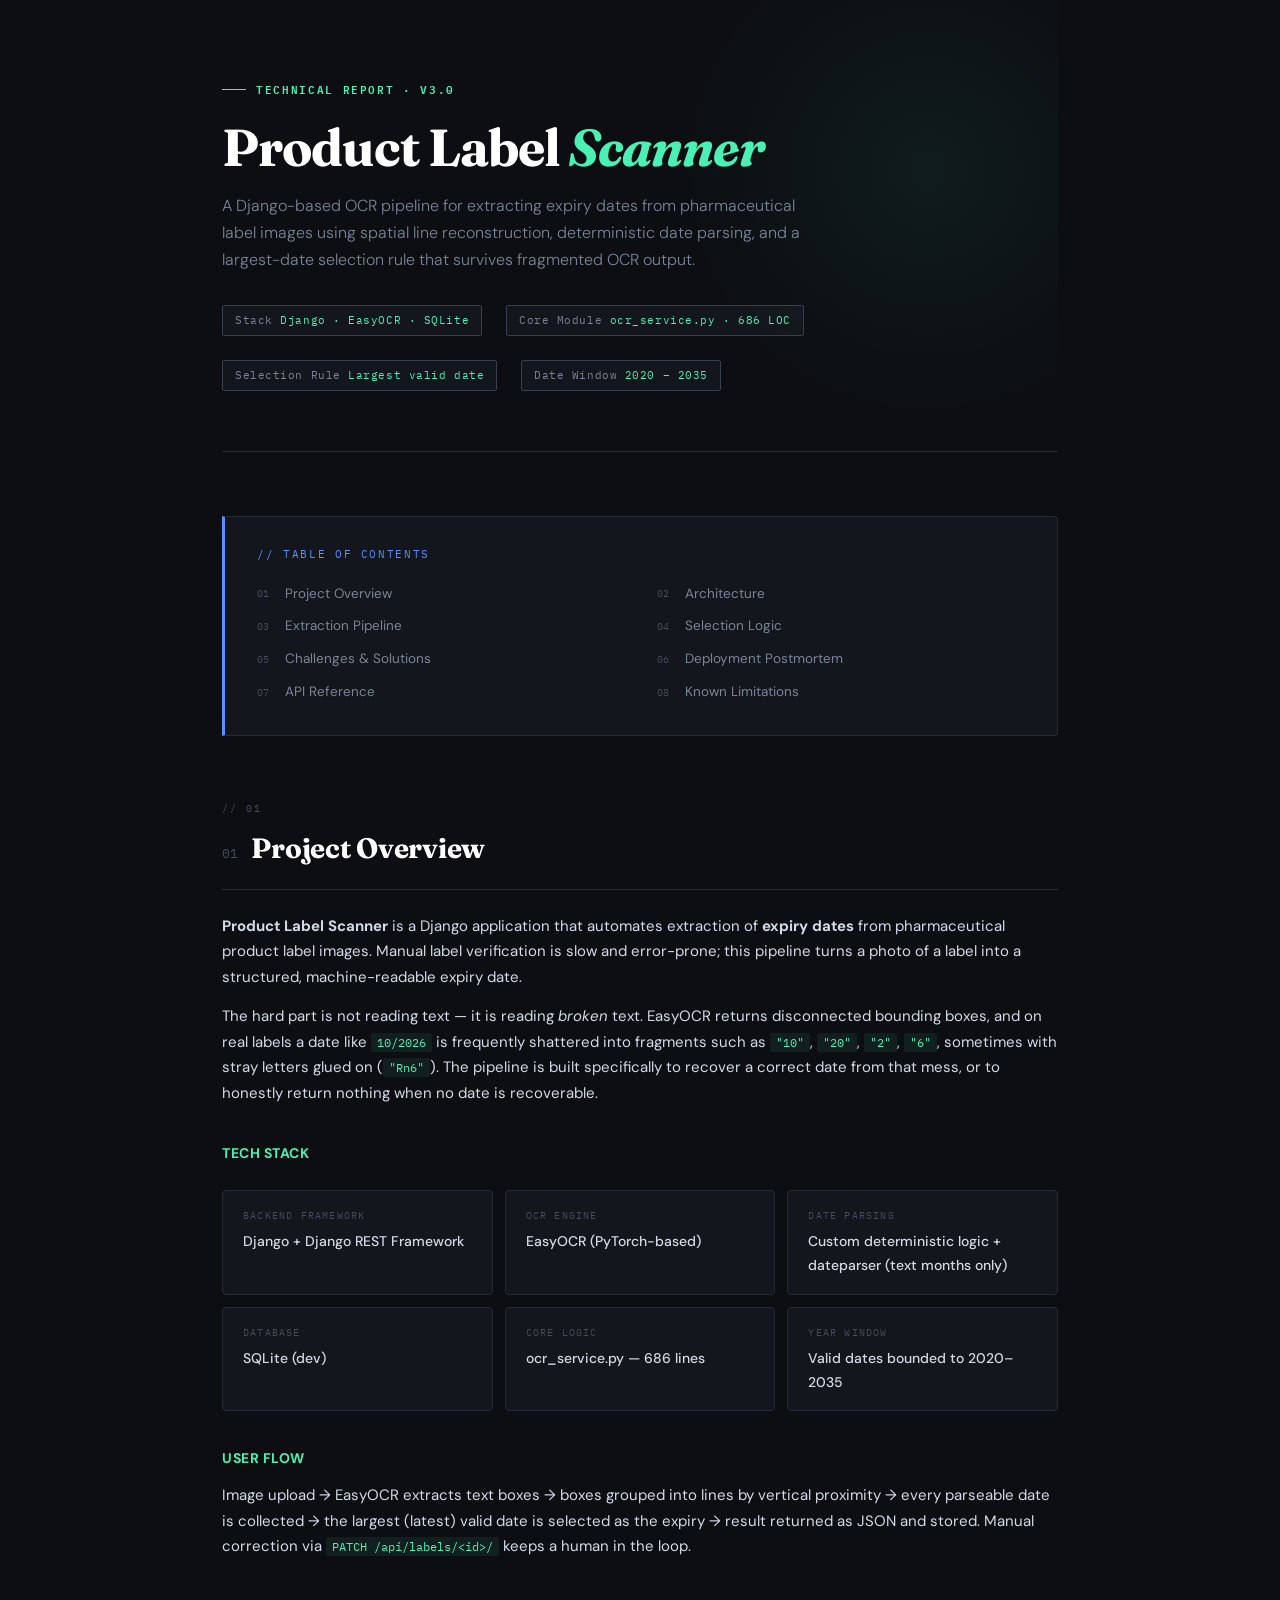
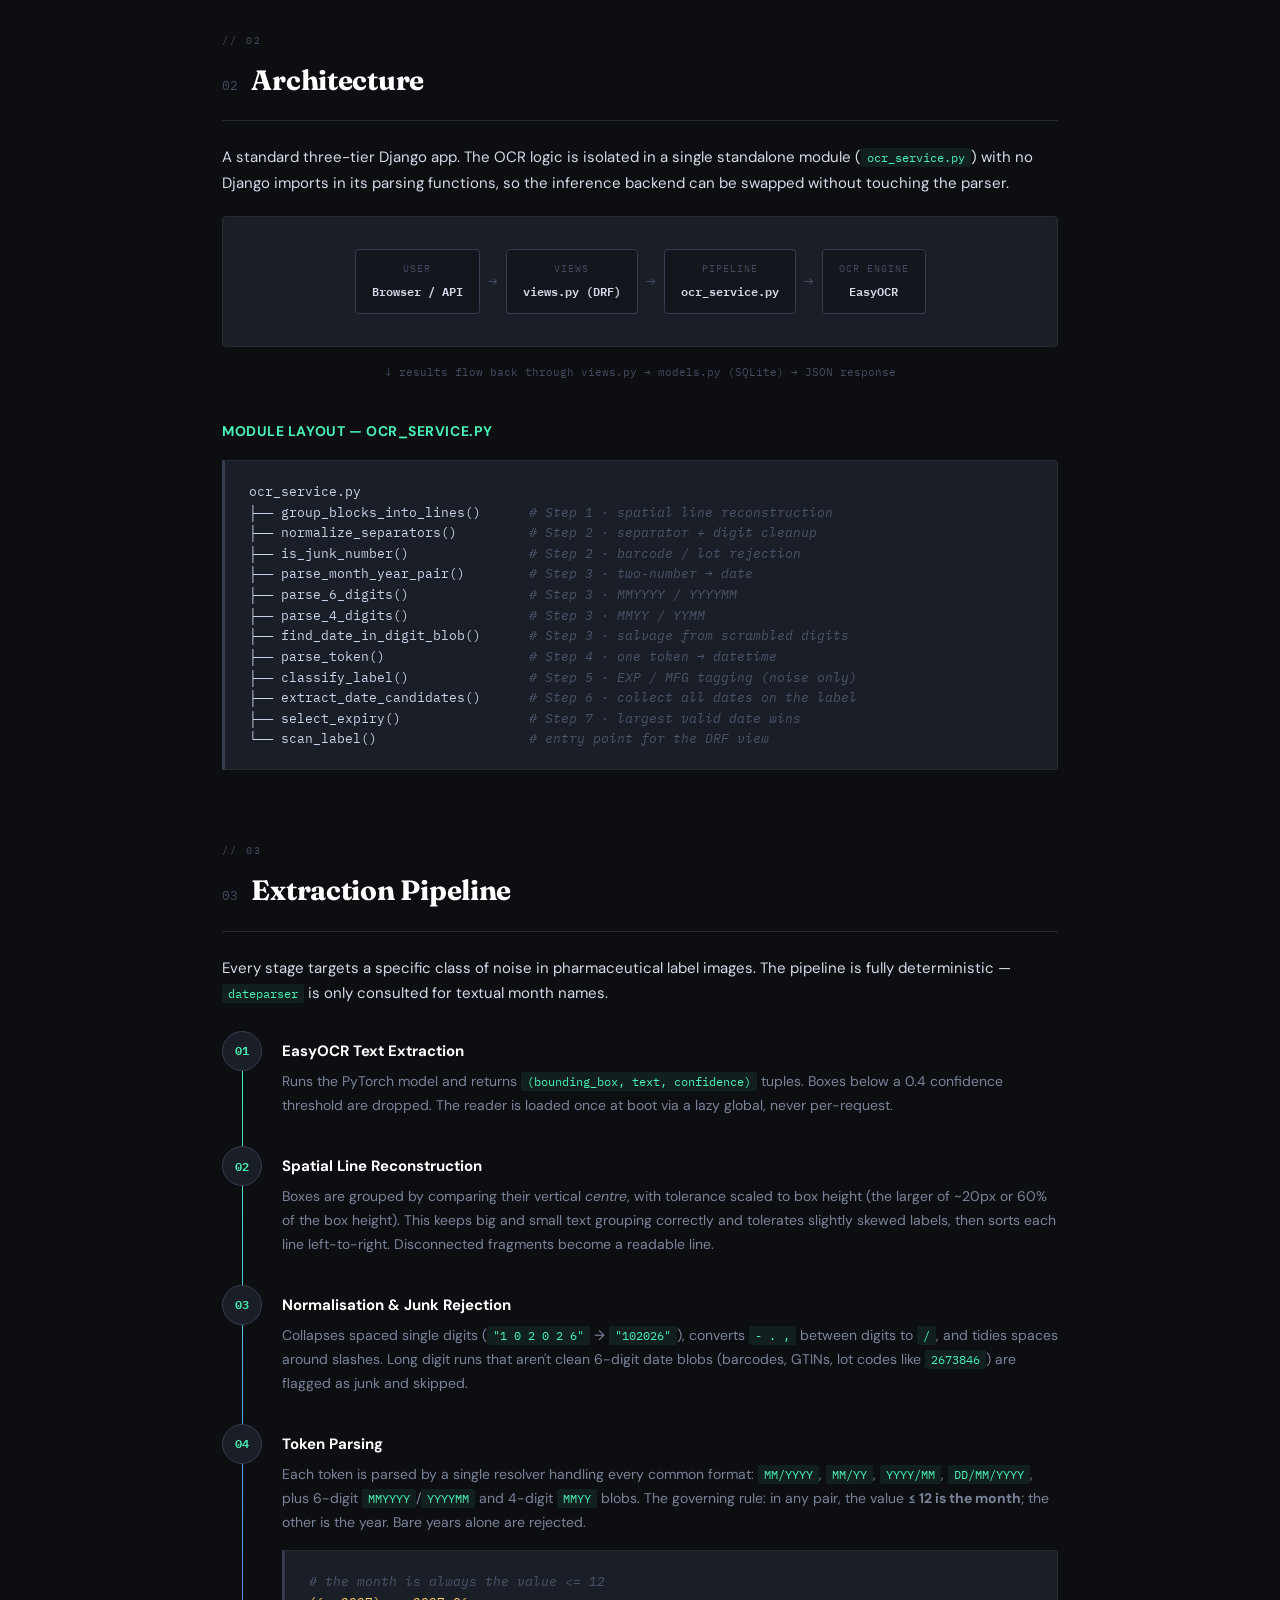
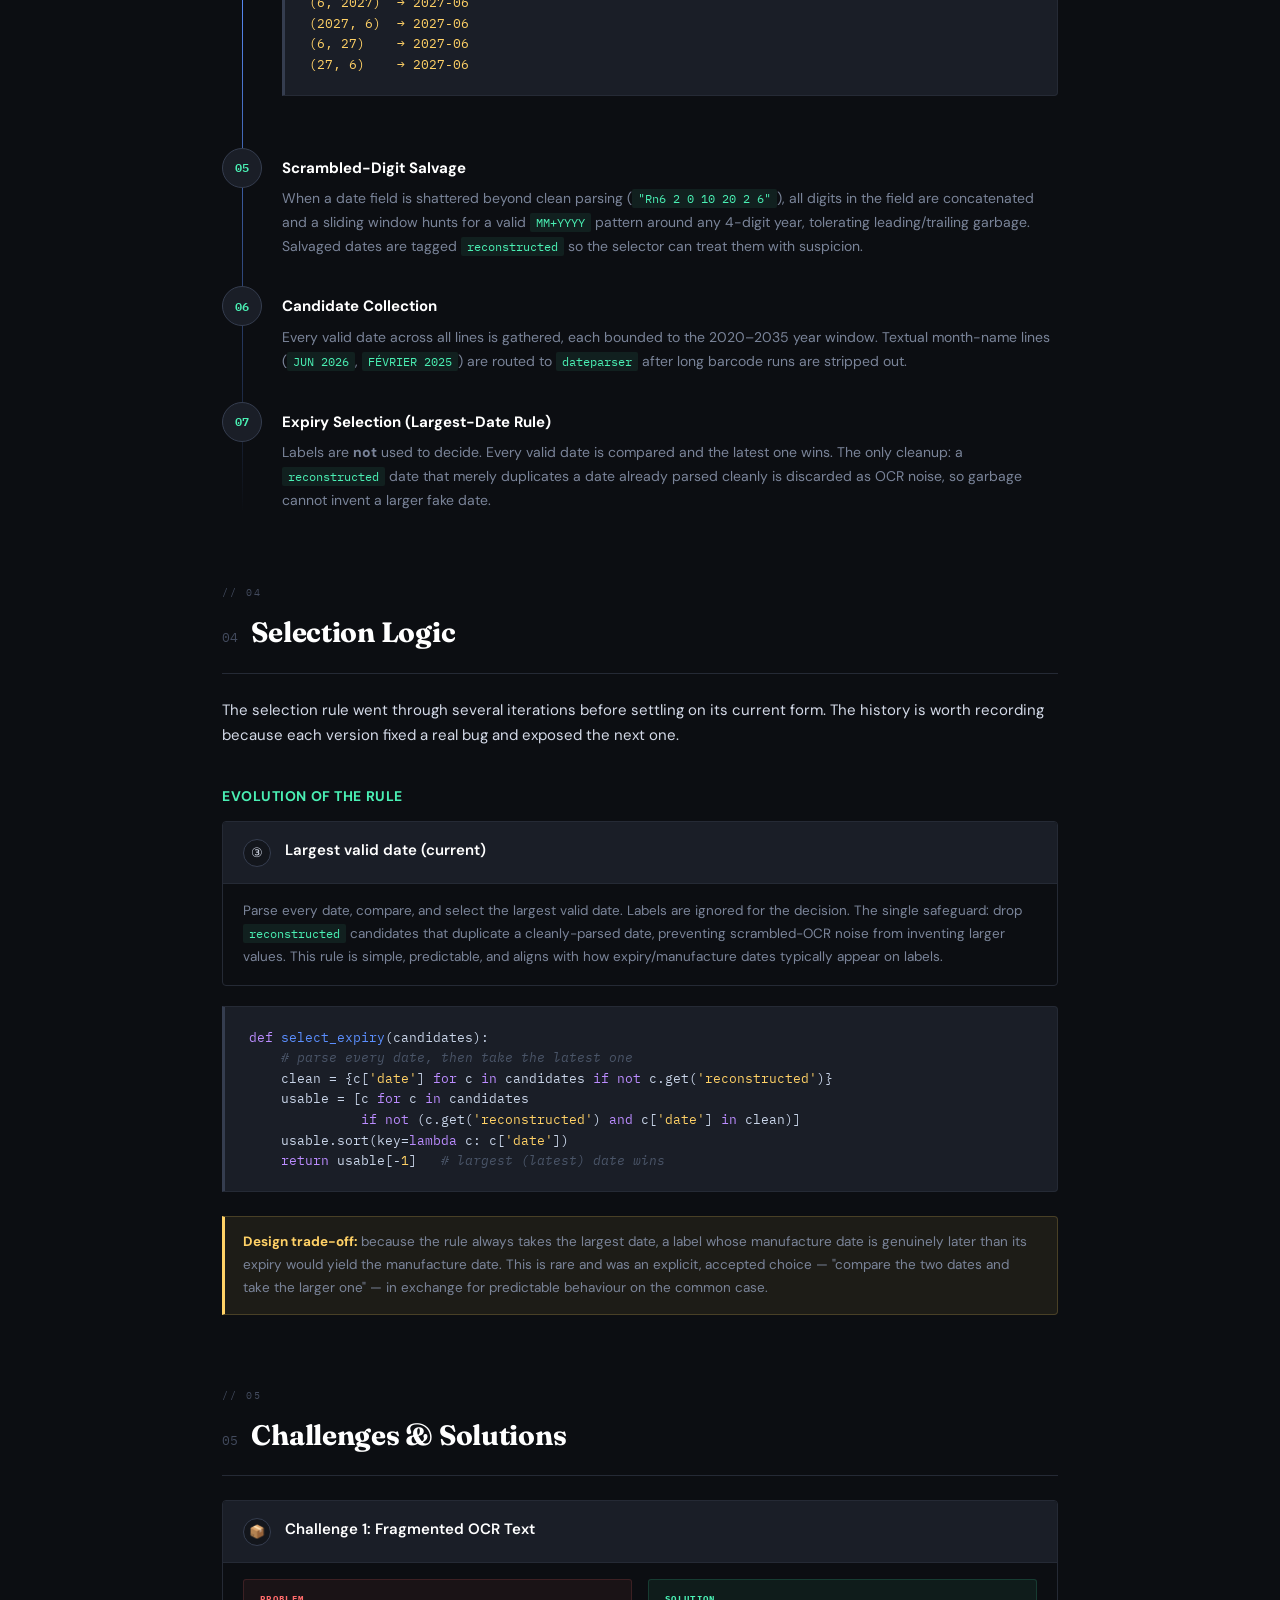
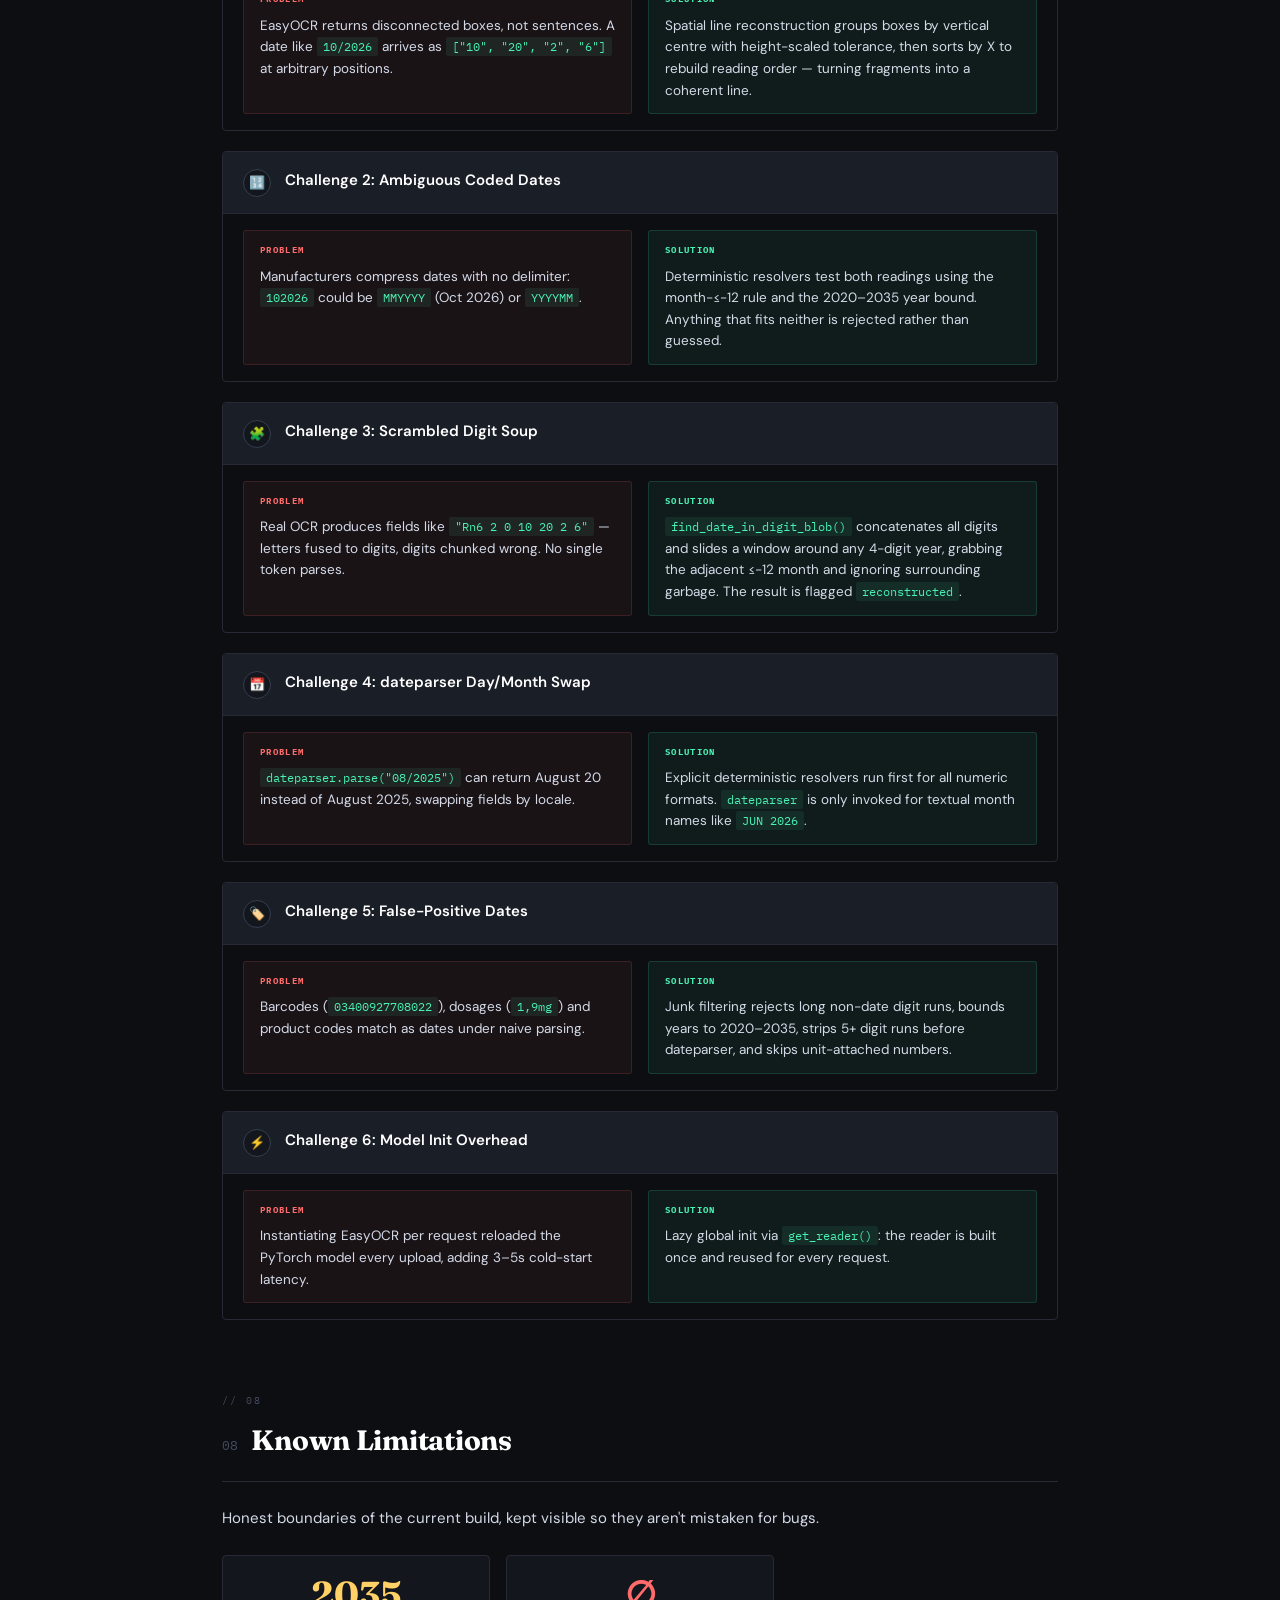
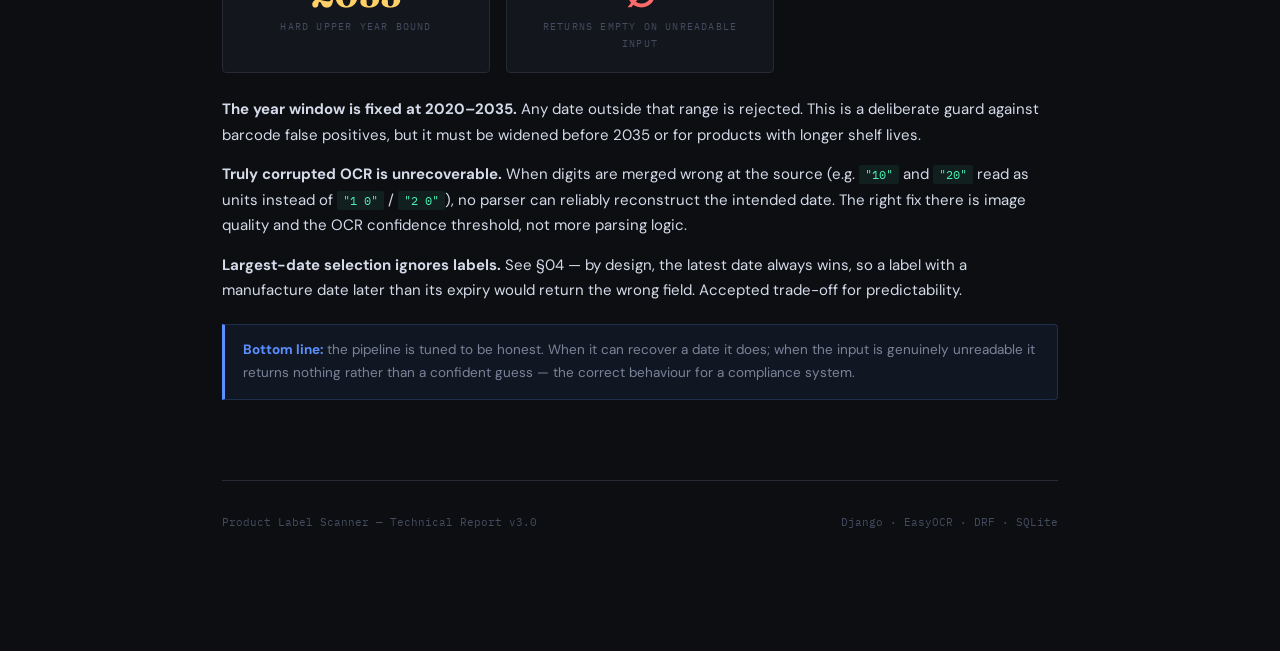
<file: scanner/templates/scanner/ProductLabelScanner_Report.html>
<!DOCTYPE html>
<html lang="en">
<head>
<meta charset="UTF-8">
<meta name="viewport" content="width=device-width, initial-scale=1.0">
<title>Product Label Scanner — Technical Report</title>
<link rel="preconnect" href="https://fonts.googleapis.com">
<link href="https://fonts.googleapis.com/css2?family=IBM+Plex+Mono:wght@400;600&family=DM+Sans:wght@300;400;500;700&family=Fraunces:ital,wght@0,300;0,700;1,300&display=swap" rel="stylesheet">
<style>
  :root {
    --bg: #0c0e12;
    --surface: #13161c;
    --surface2: #1a1e27;
    --border: #252a35;
    --border-bright: #353d4f;
    --text: #d4dae8;
    --text-dim: #7a8499;
    --text-dimmer: #434b5e;
    --accent: #4af0b4;
    --accent2: #5b8fff;
    --accent3: #ff6b6b;
    --accent4: #ffd166;
    --mono: 'IBM Plex Mono', monospace;
    --sans: 'DM Sans', sans-serif;
    --serif: 'Fraunces', serif;
  }

  * { margin: 0; padding: 0; box-sizing: border-box; }
  html { scroll-behavior: smooth; }

  body {
    background: var(--bg);
    color: var(--text);
    font-family: var(--sans);
    font-size: 15px;
    line-height: 1.7;
    -webkit-font-smoothing: antialiased;
  }

  .wrapper { max-width: 900px; margin: 0 auto; padding: 0 32px 120px; }

  .header {
    padding: 80px 0 60px;
    border-bottom: 1px solid var(--border);
    margin-bottom: 64px;
    position: relative;
    overflow: hidden;
  }
  .header::before {
    content: '';
    position: absolute;
    top: -80px; right: -120px;
    width: 500px; height: 500px;
    background: radial-gradient(circle, rgba(74,240,180,0.06) 0%, transparent 70%);
    pointer-events: none;
  }
  .header-tag {
    font-family: var(--mono);
    font-size: 11px; font-weight: 600;
    letter-spacing: 0.15em; text-transform: uppercase;
    color: var(--accent);
    margin-bottom: 20px;
    display: flex; align-items: center; gap: 10px;
  }
  .header-tag::before { content: ''; display: block; width: 24px; height: 1px; background: var(--accent); }
  .header h1 {
    font-family: var(--serif);
    font-size: clamp(32px, 5vw, 52px);
    font-weight: 700; line-height: 1.1;
    color: #fff; margin-bottom: 16px; letter-spacing: -0.02em;
  }
  .header h1 em { font-style: italic; color: var(--accent); }
  .header-sub { font-size: 16px; color: var(--text-dim); max-width: 600px; font-weight: 300; }
  .header-meta { margin-top: 32px; display: flex; gap: 24px; flex-wrap: wrap; }
  .meta-pill {
    font-family: var(--mono); font-size: 11px; letter-spacing: 0.05em;
    padding: 5px 12px; border: 1px solid var(--border-bright);
    border-radius: 2px; color: var(--text-dim); background: var(--surface);
  }
  .meta-pill span { color: var(--accent); }

  .toc {
    background: var(--surface);
    border: 1px solid var(--border);
    border-left: 3px solid var(--accent2);
    padding: 28px 32px; margin-bottom: 64px; border-radius: 0 4px 4px 0;
  }
  .toc-title {
    font-family: var(--mono); font-size: 11px; letter-spacing: 0.15em;
    text-transform: uppercase; color: var(--accent2); margin-bottom: 16px;
  }
  .toc ol { list-style: none; display: grid; grid-template-columns: 1fr 1fr; gap: 4px 32px; }
  .toc li a {
    color: var(--text-dim); text-decoration: none; font-size: 13.5px;
    display: flex; align-items: center; gap: 10px; padding: 3px 0; transition: color 0.15s;
  }
  .toc li a:hover { color: var(--accent2); }
  .toc li a .toc-num { font-family: var(--mono); font-size: 10px; color: var(--text-dimmer); min-width: 18px; }

  section { margin-bottom: 72px; }
  .section-label {
    font-family: var(--mono); font-size: 10px; letter-spacing: 0.2em;
    text-transform: uppercase; color: var(--text-dimmer); margin-bottom: 8px;
  }
  section > h2 {
    font-family: var(--serif); font-size: 28px; font-weight: 700;
    color: #fff; margin-bottom: 24px; padding-bottom: 16px;
    border-bottom: 1px solid var(--border); letter-spacing: -0.01em;
    display: flex; align-items: baseline; gap: 14px;
  }
  section > h2 .num { font-family: var(--mono); font-size: 13px; font-weight: 400; color: var(--text-dimmer); }
  h3 {
    font-family: var(--sans); font-size: 14px; font-weight: 700;
    letter-spacing: 0.04em; text-transform: uppercase; color: var(--accent); margin: 36px 0 12px;
  }
  p { margin-bottom: 14px; color: var(--text); }

  .tech-stack {
    display: grid; grid-template-columns: repeat(auto-fill, minmax(240px, 1fr));
    gap: 12px; margin: 24px 0;
  }
  .tech-card {
    background: var(--surface); border: 1px solid var(--border);
    padding: 16px 20px; border-radius: 4px; transition: border-color 0.2s;
  }
  .tech-card:hover { border-color: var(--border-bright); }
  .tech-card .label {
    font-family: var(--mono); font-size: 10px; letter-spacing: 0.12em;
    text-transform: uppercase; color: var(--text-dimmer); margin-bottom: 6px;
  }
  .tech-card .value { font-size: 14px; font-weight: 500; color: var(--text); }

  .pipeline { position: relative; margin: 24px 0; }
  .pipeline::before {
    content: ''; position: absolute; left: 20px; top: 0; bottom: 0; width: 1px;
    background: linear-gradient(to bottom, var(--accent), var(--accent2), transparent);
  }
  .step { display: flex; gap: 20px; padding: 0 0 28px 0; }
  .step:last-child { padding-bottom: 0; }
  .step-num {
    width: 40px; height: 40px; min-width: 40px;
    background: var(--surface2); border: 1px solid var(--border-bright);
    border-radius: 50%; display: flex; align-items: center; justify-content: center;
    font-family: var(--mono); font-size: 12px; font-weight: 600; color: var(--accent);
    position: relative; z-index: 1;
  }
  .step-body { flex: 1; padding-top: 8px; }
  .step-body h4 { font-size: 15px; font-weight: 700; color: #fff; margin-bottom: 6px; }
  .step-body p { font-size: 14px; margin-bottom: 0; color: var(--text-dim); }

  pre {
    background: var(--surface2); border: 1px solid var(--border);
    border-left: 3px solid var(--border-bright); padding: 20px 24px;
    border-radius: 0 4px 4px 0; overflow-x: auto; margin: 16px 0 24px;
    font-family: var(--mono); font-size: 12.5px; line-height: 1.65; color: #c8d4e8;
  }
  code {
    font-family: var(--mono); font-size: 12px; color: var(--accent);
    background: rgba(74,240,180,0.08); padding: 2px 6px; border-radius: 2px;
  }
  pre code { color: inherit; background: none; padding: 0; }
  .kw { color: #bb8cff; }
  .fn { color: #5b8fff; }
  .str { color: #ffd166; }
  .cm { color: #4a5568; font-style: italic; }

  .results-table { width: 100%; border-collapse: collapse; margin: 16px 0 24px; font-size: 13.5px; }
  .results-table thead tr { background: var(--surface2); border-bottom: 2px solid var(--border-bright); }
  .results-table th {
    padding: 10px 14px; text-align: left; font-family: var(--mono);
    font-size: 10px; letter-spacing: 0.12em; text-transform: uppercase;
    color: var(--text-dimmer); font-weight: 600;
  }
  .results-table td { padding: 10px 14px; border-bottom: 1px solid var(--border); color: var(--text); vertical-align: top; }
  .results-table tr:last-child td { border-bottom: none; }
  .results-table tr:hover td { background: rgba(255,255,255,0.02); }

  .badge {
    display: inline-flex; align-items: center; gap: 5px; padding: 2px 8px;
    border-radius: 2px; font-family: var(--mono); font-size: 10px;
    font-weight: 600; letter-spacing: 0.05em; white-space: nowrap;
  }
  .badge-pass { background: rgba(74,240,180,0.12); color: var(--accent); border: 1px solid rgba(74,240,180,0.25); }
  .badge-fail { background: rgba(255,107,107,0.12); color: var(--accent3); border: 1px solid rgba(255,107,107,0.25); }
  .badge-warn { background: rgba(255,209,102,0.12); color: var(--accent4); border: 1px solid rgba(255,209,102,0.25); }
  .td-mono { font-family: var(--mono); font-size: 12px; }

  .stats { display: grid; grid-template-columns: repeat(3, 1fr); gap: 16px; margin: 24px 0; }
  .stat-box { background: var(--surface); border: 1px solid var(--border); padding: 20px 24px; border-radius: 4px; text-align: center; }
  .stat-box .stat-num { font-family: var(--serif); font-size: 36px; font-weight: 700; line-height: 1; margin-bottom: 6px; }
  .stat-box .stat-label { font-family: var(--mono); font-size: 10px; letter-spacing: 0.12em; text-transform: uppercase; color: var(--text-dimmer); }
  .stat-pass .stat-num { color: var(--accent); }
  .stat-fail .stat-num { color: var(--accent3); }
  .stat-warn .stat-num { color: var(--accent4); }

  .challenge { border: 1px solid var(--border); border-radius: 4px; margin-bottom: 20px; overflow: hidden; }
  .challenge-header {
    padding: 16px 20px; background: var(--surface2); border-bottom: 1px solid var(--border);
    display: flex; gap: 14px; align-items: flex-start;
  }
  .challenge-icon {
    width: 28px; height: 28px; min-width: 28px; border-radius: 50%;
    background: var(--surface); border: 1px solid var(--border-bright);
    display: flex; align-items: center; justify-content: center; font-size: 13px; margin-top: 1px;
  }
  .challenge-title { font-size: 15px; font-weight: 600; color: #fff; }
  .challenge-body { padding: 16px 20px; }
  .problem-solution { display: grid; grid-template-columns: 1fr 1fr; gap: 16px; }
  .ps-block { padding: 12px 16px; border-radius: 3px; font-size: 13.5px; line-height: 1.6; }
  .ps-problem { background: rgba(255,107,107,0.06); border: 1px solid rgba(255,107,107,0.15); }
  .ps-solution { background: rgba(74,240,180,0.06); border: 1px solid rgba(74,240,180,0.15); }
  .ps-label { font-family: var(--mono); font-size: 9px; letter-spacing: 0.15em; text-transform: uppercase; margin-bottom: 8px; font-weight: 700; }
  .ps-problem .ps-label { color: var(--accent3); }
  .ps-solution .ps-label { color: var(--accent); }

  .endpoint { background: var(--surface); border: 1px solid var(--border); border-radius: 4px; margin-bottom: 20px; overflow: hidden; }
  .endpoint-header { display: flex; align-items: center; gap: 14px; padding: 12px 20px; border-bottom: 1px solid var(--border); background: var(--surface2); }
  .method { font-family: var(--mono); font-size: 11px; font-weight: 700; letter-spacing: 0.06em; padding: 3px 10px; border-radius: 2px; }
  .method-post { background: rgba(74,240,180,0.15); color: var(--accent); border: 1px solid rgba(74,240,180,0.3); }
  .method-get { background: rgba(91,143,255,0.15); color: var(--accent2); border: 1px solid rgba(91,143,255,0.3); }
  .method-patch { background: rgba(255,209,102,0.15); color: var(--accent4); border: 1px solid rgba(255,209,102,0.3); }
  .method-delete { background: rgba(255,107,107,0.15); color: var(--accent3); border: 1px solid rgba(255,107,107,0.3); }
  .endpoint-path { font-family: var(--mono); font-size: 13px; color: #fff; flex: 1; }
  .endpoint-desc { font-size: 12px; color: var(--text-dim); }
  .endpoint-body { padding: 16px 20px; font-size: 13.5px; color: var(--text-dim); }

  .deploy-grid { display: grid; grid-template-columns: 1fr 1fr; gap: 16px; margin: 20px 0; }
  .deploy-card { background: var(--surface); border: 1px solid var(--border); padding: 20px; border-radius: 4px; }
  .deploy-card h4 { font-size: 13px; font-weight: 700; color: #fff; margin-bottom: 10px; display: flex; align-items: center; gap: 8px; }
  .deploy-card h4::before { content: ''; width: 6px; height: 6px; border-radius: 50%; background: var(--accent3); }
  .deploy-card.fixed h4::before { background: var(--accent); }
  .deploy-card p { font-size: 13.5px; color: var(--text-dim); margin: 0; }

  .roadmap { display: grid; grid-template-columns: repeat(3, 1fr); gap: 12px; margin: 20px 0; }
  .roadmap-card { background: var(--surface); border: 1px solid var(--border); padding: 20px; border-radius: 4px; position: relative; overflow: hidden; }
  .roadmap-card::after { content: ''; position: absolute; bottom: 0; left: 0; right: 0; height: 2px; background: linear-gradient(to right, var(--accent), transparent); }
  .roadmap-card h4 { font-size: 13.5px; font-weight: 700; color: #fff; margin-bottom: 8px; }
  .roadmap-card p { font-size: 13px; color: var(--text-dim); margin: 0; }
  .roadmap-icon { font-size: 20px; margin-bottom: 12px; }

  .arch-diagram {
    background: var(--surface2); border: 1px solid var(--border); padding: 32px;
    border-radius: 4px; margin: 20px 0; display: flex; align-items: center;
    justify-content: center; gap: 0; flex-wrap: wrap; font-family: var(--mono); font-size: 12px;
  }
  .arch-node { background: var(--surface); border: 1px solid var(--border-bright); padding: 10px 16px; border-radius: 4px; text-align: center; min-width: 100px; }
  .arch-node .arch-node-label { font-size: 10px; color: var(--text-dimmer); display: block; margin-bottom: 4px; letter-spacing: 0.1em; text-transform: uppercase; }
  .arch-node .arch-node-name { font-size: 12px; color: var(--text); font-weight: 600; }
  .arch-arrow { color: var(--text-dimmer); padding: 0 8px; font-size: 16px; }

  .note {
    background: rgba(91,143,255,0.07); border: 1px solid rgba(91,143,255,0.2);
    border-left: 3px solid var(--accent2); padding: 14px 18px; border-radius: 0 4px 4px 0;
    margin: 20px 0; font-size: 13.5px; color: var(--text-dim);
  }
  .note strong { color: var(--accent2); }
  .note.warn { background: rgba(255,209,102,0.07); border-color: rgba(255,209,102,0.2); border-left-color: var(--accent4); }
  .note.warn strong { color: var(--accent4); }

  .footer {
    border-top: 1px solid var(--border); padding-top: 32px; margin-top: 80px;
    display: flex; justify-content: space-between; align-items: center;
    font-family: var(--mono); font-size: 11px; color: var(--text-dimmer);
  }

  @media (max-width: 680px) {
    .toc ol { grid-template-columns: 1fr; }
    .problem-solution { grid-template-columns: 1fr; }
    .deploy-grid { grid-template-columns: 1fr; }
    .roadmap { grid-template-columns: 1fr; }
    .arch-diagram { flex-direction: column; gap: 6px; }
    .arch-arrow { transform: rotate(90deg); }
  }
  @media print {
    body { background: #fff; color: #111; }
    .toc, pre, .challenge, .endpoint, .tech-card { break-inside: avoid; }
  }
</style>
</head>
<body>
<div class="wrapper">

  <!-- ======================== HEADER ======================== -->
  <header class="header">
    <div class="header-tag">Technical Report · v3.0</div>
    <h1>Product Label <em>Scanner</em></h1>
    <p class="header-sub">A Django-based OCR pipeline for extracting expiry dates from pharmaceutical label images using spatial line reconstruction, deterministic date parsing, and a largest-date selection rule that survives fragmented OCR output.</p>
    <div class="header-meta">
      <div class="meta-pill">Stack <span>Django · EasyOCR · SQLite</span></div>
      <div class="meta-pill">Core Module <span>ocr_service.py · 686 LOC</span></div>
      <div class="meta-pill">Selection Rule <span>Largest valid date</span></div>
      <div class="meta-pill">Date Window <span>2020 – 2035</span></div>
    </div>
  </header>

  <!-- ======================== TOC ======================== -->
  <nav class="toc">
    <div class="toc-title">// Table of Contents</div>
    <ol>
      <li><a href="#s1"><span class="toc-num">01</span>Project Overview</a></li>
      <li><a href="#s2"><span class="toc-num">02</span>Architecture</a></li>
      <li><a href="#s3"><span class="toc-num">03</span>Extraction Pipeline</a></li>
      <li><a href="#s4"><span class="toc-num">04</span>Selection Logic</a></li>
      <li><a href="#s5"><span class="toc-num">05</span>Challenges &amp; Solutions</a></li>
      <li><a href="#s6"><span class="toc-num">06</span>Deployment Postmortem</a></li>
      <li><a href="#s7"><span class="toc-num">07</span>API Reference</a></li>
      <li><a href="#s8"><span class="toc-num">08</span>Known Limitations</a></li>
    </ol>
  </nav>

  <!-- ======================== SECTION 1 ======================== -->
  <section id="s1">
    <div class="section-label">// 01</div>
    <h2><span class="num">01</span> Project Overview</h2>
    <p>
      <strong>Product Label Scanner</strong> is a Django application that automates extraction of <strong>expiry dates</strong> from pharmaceutical product label images. Manual label verification is slow and error-prone; this pipeline turns a photo of a label into a structured, machine-readable expiry date.
    </p>
    <p>
      The hard part is not reading text — it is reading <em>broken</em> text. EasyOCR returns disconnected bounding boxes, and on real labels a date like <code>10/2026</code> is frequently shattered into fragments such as <code>"10"</code>, <code>"20"</code>, <code>"2"</code>, <code>"6"</code>, sometimes with stray letters glued on (<code>"Rn6"</code>). The pipeline is built specifically to recover a correct date from that mess, or to honestly return nothing when no date is recoverable.
    </p>

    <h3>Tech Stack</h3>
    <div class="tech-stack">
      <div class="tech-card">
        <div class="label">Backend Framework</div>
        <div class="value">Django + Django REST Framework</div>
      </div>
      <div class="tech-card">
        <div class="label">OCR Engine</div>
        <div class="value">EasyOCR (PyTorch-based)</div>
      </div>
      <div class="tech-card">
        <div class="label">Date Parsing</div>
        <div class="value">Custom deterministic logic + dateparser (text months only)</div>
      </div>
      <div class="tech-card">
        <div class="label">Database</div>
        <div class="value">SQLite (dev)</div>
      </div>
      <div class="tech-card">
        <div class="label">Core Logic</div>
        <div class="value">ocr_service.py — 686 lines</div>
      </div>
      <div class="tech-card">
        <div class="label">Year Window</div>
        <div class="value">Valid dates bounded to 2020–2035</div>
      </div>
    </div>

    <h3>User Flow</h3>
    <p>Image upload → EasyOCR extracts text boxes → boxes grouped into lines by vertical proximity → every parseable date is collected → the largest (latest) valid date is selected as the expiry → result returned as JSON and stored. Manual correction via <code>PATCH /api/labels/&lt;id&gt;/</code> keeps a human in the loop.</p>
  </section>

  <!-- ======================== SECTION 2 ======================== -->
  <section id="s2">
    <div class="section-label">// 02</div>
    <h2><span class="num">02</span> Architecture</h2>
    <p>A standard three-tier Django app. The OCR logic is isolated in a single standalone module (<code>ocr_service.py</code>) with no Django imports in its parsing functions, so the inference backend can be swapped without touching the parser.</p>

    <div class="arch-diagram">
      <div class="arch-node"><span class="arch-node-label">User</span><span class="arch-node-name">Browser / API</span></div>
      <div class="arch-arrow">→</div>
      <div class="arch-node"><span class="arch-node-label">Views</span><span class="arch-node-name">views.py (DRF)</span></div>
      <div class="arch-arrow">→</div>
      <div class="arch-node"><span class="arch-node-label">Pipeline</span><span class="arch-node-name">ocr_service.py</span></div>
      <div class="arch-arrow">→</div>
      <div class="arch-node"><span class="arch-node-label">OCR Engine</span><span class="arch-node-name">EasyOCR</span></div>
    </div>
    <div style="text-align:center; margin-top: -8px; margin-bottom: 24px;">
      <span style="font-family:var(--mono);font-size:11px;color:var(--text-dimmer);">↓ results flow back through views.py → models.py (SQLite) → JSON response</span>
    </div>

    <h3>Module Layout — ocr_service.py</h3>
    <pre>ocr_service.py
├── group_blocks_into_lines()      <span class="cm"># Step 1 · spatial line reconstruction</span>
├── normalize_separators()         <span class="cm"># Step 2 · separator + digit cleanup</span>
├── is_junk_number()               <span class="cm"># Step 2 · barcode / lot rejection</span>
├── parse_month_year_pair()        <span class="cm"># Step 3 · two-number → date</span>
├── parse_6_digits()               <span class="cm"># Step 3 · MMYYYY / YYYYMM</span>
├── parse_4_digits()               <span class="cm"># Step 3 · MMYY / YYMM</span>
├── find_date_in_digit_blob()      <span class="cm"># Step 3 · salvage from scrambled digits</span>
├── parse_token()                  <span class="cm"># Step 4 · one token → datetime</span>
├── classify_label()               <span class="cm"># Step 5 · EXP / MFG tagging (noise only)</span>
├── extract_date_candidates()      <span class="cm"># Step 6 · collect all dates on the label</span>
├── select_expiry()                <span class="cm"># Step 7 · largest valid date wins</span>
└── scan_label()                   <span class="cm"># entry point for the DRF view</span></pre>
  </section>

  <!-- ======================== SECTION 3 ======================== -->
  <section id="s3">
    <div class="section-label">// 03</div>
    <h2><span class="num">03</span> Extraction Pipeline</h2>
    <p>Every stage targets a specific class of noise in pharmaceutical label images. The pipeline is fully deterministic — <code>dateparser</code> is only consulted for textual month names.</p>

    <div class="pipeline">
      <div class="step">
        <div class="step-num">01</div>
        <div class="step-body">
          <h4>EasyOCR Text Extraction</h4>
          <p>Runs the PyTorch model and returns <code>(bounding_box, text, confidence)</code> tuples. Boxes below a 0.4 confidence threshold are dropped. The reader is loaded once at boot via a lazy global, never per-request.</p>
        </div>
      </div>
      <div class="step">
        <div class="step-num">02</div>
        <div class="step-body">
          <h4>Spatial Line Reconstruction</h4>
          <p>Boxes are grouped by comparing their vertical <em>centre</em>, with tolerance scaled to box height (the larger of ~20px or 60% of the box height). This keeps big and small text grouping correctly and tolerates slightly skewed labels, then sorts each line left-to-right. Disconnected fragments become a readable line.</p>
        </div>
      </div>
      <div class="step">
        <div class="step-num">03</div>
        <div class="step-body">
          <h4>Normalisation &amp; Junk Rejection</h4>
          <p>Collapses spaced single digits (<code>"1 0 2 0 2 6"</code> → <code>"102026"</code>), converts <code>- . ,</code> between digits to <code>/</code>, and tidies spaces around slashes. Long digit runs that aren't clean 6-digit date blobs (barcodes, GTINs, lot codes like <code>2673846</code>) are flagged as junk and skipped.</p>
        </div>
      </div>
      <div class="step">
        <div class="step-num">04</div>
        <div class="step-body">
          <h4>Token Parsing</h4>
          <p>Each token is parsed by a single resolver handling every common format: <code>MM/YYYY</code>, <code>MM/YY</code>, <code>YYYY/MM</code>, <code>DD/MM/YYYY</code>, plus 6-digit <code>MMYYYY</code>/<code>YYYYMM</code> and 4-digit <code>MMYY</code> blobs. The governing rule: in any pair, the value <strong>≤ 12 is the month</strong>; the other is the year. Bare years alone are rejected.</p>
          <pre><span class="cm"># the month is always the value &lt;= 12</span>
<span class="str">(6, 2027)  → 2027-06</span>
<span class="str">(2027, 6)  → 2027-06</span>
<span class="str">(6, 27)    → 2027-06</span>
<span class="str">(27, 6)    → 2027-06</span></pre>
        </div>
      </div>
      <div class="step">
        <div class="step-num">05</div>
        <div class="step-body">
          <h4>Scrambled-Digit Salvage</h4>
          <p>When a date field is shattered beyond clean parsing (<code>"Rn6 2 0 10 20 2 6"</code>), all digits in the field are concatenated and a sliding window hunts for a valid <code>MM+YYYY</code> pattern around any 4-digit year, tolerating leading/trailing garbage. Salvaged dates are tagged <code>reconstructed</code> so the selector can treat them with suspicion.</p>
        </div>
      </div>
      <div class="step">
        <div class="step-num">06</div>
        <div class="step-body">
          <h4>Candidate Collection</h4>
          <p>Every valid date across all lines is gathered, each bounded to the 2020–2035 year window. Textual month-name lines (<code>JUN 2026</code>, <code>FÉVRIER 2025</code>) are routed to <code>dateparser</code> after long barcode runs are stripped out.</p>
        </div>
      </div>
      <div class="step">
        <div class="step-num">07</div>
        <div class="step-body">
          <h4>Expiry Selection (Largest-Date Rule)</h4>
          <p>Labels are <strong>not</strong> used to decide. Every valid date is compared and the latest one wins. The only cleanup: a <code>reconstructed</code> date that merely duplicates a date already parsed cleanly is discarded as OCR noise, so garbage cannot invent a larger fake date.</p>
        </div>
      </div>
    </div>
  </section>

  <!-- ======================== SECTION 4 ======================== -->
  <section id="s4">
    <div class="section-label">// 04</div>
    <h2><span class="num">04</span> Selection Logic</h2>
    <p>The selection rule went through several iterations before settling on its current form. The history is worth recording because each version fixed a real bug and exposed the next one.</p>

    <h3>Evolution of the rule</h3>
    <div class="challenge">
      <div class="challenge-header">
        <div class="challenge-icon">③</div>
        <div><div class="challenge-title">Largest valid date (current)</div></div>
      </div>
      <div class="challenge-body">
        <p style="font-size:13.5px;color:var(--text-dim);margin:0;">Parse every date, compare, and select the largest valid date. Labels are ignored for the decision. The single safeguard: drop <code>reconstructed</code> candidates that duplicate a cleanly-parsed date, preventing scrambled-OCR noise from inventing larger values. This rule is simple, predictable, and aligns with how expiry/manufacture dates typically appear on labels.</p>
      </div>
    </div>

    <pre><span class="kw">def</span> <span class="fn">select_expiry</span>(candidates):
    <span class="cm"># parse every date, then take the latest one</span>
    clean = {c[<span class="str">'date'</span>] <span class="kw">for</span> c <span class="kw">in</span> candidates <span class="kw">if</span> <span class="kw">not</span> c.get(<span class="str">'reconstructed'</span>)}
    usable = [c <span class="kw">for</span> c <span class="kw">in</span> candidates
              <span class="kw">if</span> <span class="kw">not</span> (c.get(<span class="str">'reconstructed'</span>) <span class="kw">and</span> c[<span class="str">'date'</span>] <span class="kw">in</span> clean)]
    usable.sort(key=<span class="kw">lambda</span> c: c[<span class="str">'date'</span>])
    <span class="kw">return</span> usable[-<span class="str">1</span>]   <span class="cm"># largest (latest) date wins</span></pre>

    <div class="note warn">
      <strong>Design trade-off:</strong> because the rule always takes the largest date, a label whose manufacture date is genuinely later than its expiry would yield the manufacture date. This is rare and was an explicit, accepted choice — "compare the two dates and take the larger one" — in exchange for predictable behaviour on the common case.
    </div>
  </section>

  <!-- ======================== SECTION 5 ======================== -->
  <section id="s5">
    <div class="section-label">// 05</div>
    <h2><span class="num">05</span> Challenges &amp; Solutions</h2>

    <div class="challenge">
      <div class="challenge-header">
        <div class="challenge-icon">📦</div>
        <div><div class="challenge-title">Challenge 1: Fragmented OCR Text</div></div>
      </div>
      <div class="challenge-body">
        <div class="problem-solution">
          <div class="ps-block ps-problem">
            <div class="ps-label">Problem</div>
            EasyOCR returns disconnected boxes, not sentences. A date like <code>10/2026</code> arrives as <code>["10", "20", "2", "6"]</code> at arbitrary positions.
          </div>
          <div class="ps-block ps-solution">
            <div class="ps-label">Solution</div>
            Spatial line reconstruction groups boxes by vertical centre with height-scaled tolerance, then sorts by X to rebuild reading order — turning fragments into a coherent line.
          </div>
        </div>
      </div>
    </div>

    <div class="challenge">
      <div class="challenge-header">
        <div class="challenge-icon">🔢</div>
        <div><div class="challenge-title">Challenge 2: Ambiguous Coded Dates</div></div>
      </div>
      <div class="challenge-body">
        <div class="problem-solution">
          <div class="ps-block ps-problem">
            <div class="ps-label">Problem</div>
            Manufacturers compress dates with no delimiter: <code>102026</code> could be <code>MMYYYY</code> (Oct 2026) or <code>YYYYMM</code>.
          </div>
          <div class="ps-block ps-solution">
            <div class="ps-label">Solution</div>
            Deterministic resolvers test both readings using the month-≤-12 rule and the 2020–2035 year bound. Anything that fits neither is rejected rather than guessed.
          </div>
        </div>
      </div>
    </div>

    <div class="challenge">
      <div class="challenge-header">
        <div class="challenge-icon">🧩</div>
        <div><div class="challenge-title">Challenge 3: Scrambled Digit Soup</div></div>
      </div>
      <div class="challenge-body">
        <div class="problem-solution">
          <div class="ps-block ps-problem">
            <div class="ps-label">Problem</div>
            Real OCR produces fields like <code>"Rn6 2 0 10 20 2 6"</code> — letters fused to digits, digits chunked wrong. No single token parses.
          </div>
          <div class="ps-block ps-solution">
            <div class="ps-label">Solution</div>
            <code>find_date_in_digit_blob()</code> concatenates all digits and slides a window around any 4-digit year, grabbing the adjacent ≤-12 month and ignoring surrounding garbage. The result is flagged <code>reconstructed</code>.
          </div>
        </div>
      </div>
    </div>

    <div class="challenge">
      <div class="challenge-header">
        <div class="challenge-icon">📅</div>
        <div><div class="challenge-title">Challenge 4: dateparser Day/Month Swap</div></div>
      </div>
      <div class="challenge-body">
        <div class="problem-solution">
          <div class="ps-block ps-problem">
            <div class="ps-label">Problem</div>
            <code>dateparser.parse("08/2025")</code> can return August 20 instead of August 2025, swapping fields by locale.
          </div>
          <div class="ps-block ps-solution">
            <div class="ps-label">Solution</div>
            Explicit deterministic resolvers run first for all numeric formats. <code>dateparser</code> is only invoked for textual month names like <code>JUN 2026</code>.
          </div>
        </div>
      </div>
    </div>

    <div class="challenge">
      <div class="challenge-header">
        <div class="challenge-icon">🏷️</div>
        <div><div class="challenge-title">Challenge 5: False-Positive Dates</div></div>
      </div>
      <div class="challenge-body">
        <div class="problem-solution">
          <div class="ps-block ps-problem">
            <div class="ps-label">Problem</div>
            Barcodes (<code>03400927708022</code>), dosages (<code>1,9mg</code>) and product codes match as dates under naive parsing.
          </div>
          <div class="ps-block ps-solution">
            <div class="ps-label">Solution</div>
            Junk filtering rejects long non-date digit runs, bounds years to 2020–2035, strips 5+ digit runs before dateparser, and skips unit-attached numbers.
          </div>
        </div>
      </div>
    </div>

    <div class="challenge">
      <div class="challenge-header">
        <div class="challenge-icon">⚡</div>
        <div><div class="challenge-title">Challenge 6: Model Init Overhead</div></div>
      </div>
      <div class="challenge-body">
        <div class="problem-solution">
          <div class="ps-block ps-problem">
            <div class="ps-label">Problem</div>
            Instantiating EasyOCR per request reloaded the PyTorch model every upload, adding 3–5s cold-start latency.
          </div>
          <div class="ps-block ps-solution">
            <div class="ps-label">Solution</div>
            Lazy global init via <code>get_reader()</code>: the reader is built once and reused for every request.
          </div>
        </div>
      </div>
    </div>
  </section>

  

  

  <!-- ======================== SECTION 8 ======================== -->
  <section id="s8">
    <div class="section-label">// 08</div>
    <h2><span class="num">08</span> Known Limitations</h2>
    <p>Honest boundaries of the current build, kept visible so they aren't mistaken for bugs.</p>

    <div class="stats">
      <div class="stat-box stat-warn"><div class="stat-num">2035</div><div class="stat-label">Hard upper year bound</div></div>
      <div class="stat-box stat-fail"><div class="stat-num">∅</div><div class="stat-label">Returns empty on unreadable input</div></div>
    </div>

    <p><strong>The year window is fixed at 2020–2035.</strong> Any date outside that range is rejected. This is a deliberate guard against barcode false positives, but it must be widened before 2035 or for products with longer shelf lives.</p>
    <p><strong>Truly corrupted OCR is unrecoverable.</strong> When digits are merged wrong at the source (e.g. <code>"10"</code> and <code>"20"</code> read as units instead of <code>"1 0"</code> / <code>"2 0"</code>), no parser can reliably reconstruct the intended date. The right fix there is image quality and the OCR confidence threshold, not more parsing logic.</p>
    <p><strong>Largest-date selection ignores labels.</strong> See §04 — by design, the latest date always wins, so a label with a manufacture date later than its expiry would return the wrong field. Accepted trade-off for predictability.</p>

    <div class="note">
      <strong>Bottom line:</strong> the pipeline is tuned to be honest. When it can recover a date it does; when the input is genuinely unreadable it returns nothing rather than a confident guess — the correct behaviour for a compliance system.
    </div>
  </section>

  <!-- ======================== FOOTER ======================== -->
  <footer class="footer">
    <span>Product Label Scanner — Technical Report v3.0</span>
    <span>Django · EasyOCR · DRF · SQLite</span>
  </footer>

</div>
</body>
</html>
</file>
